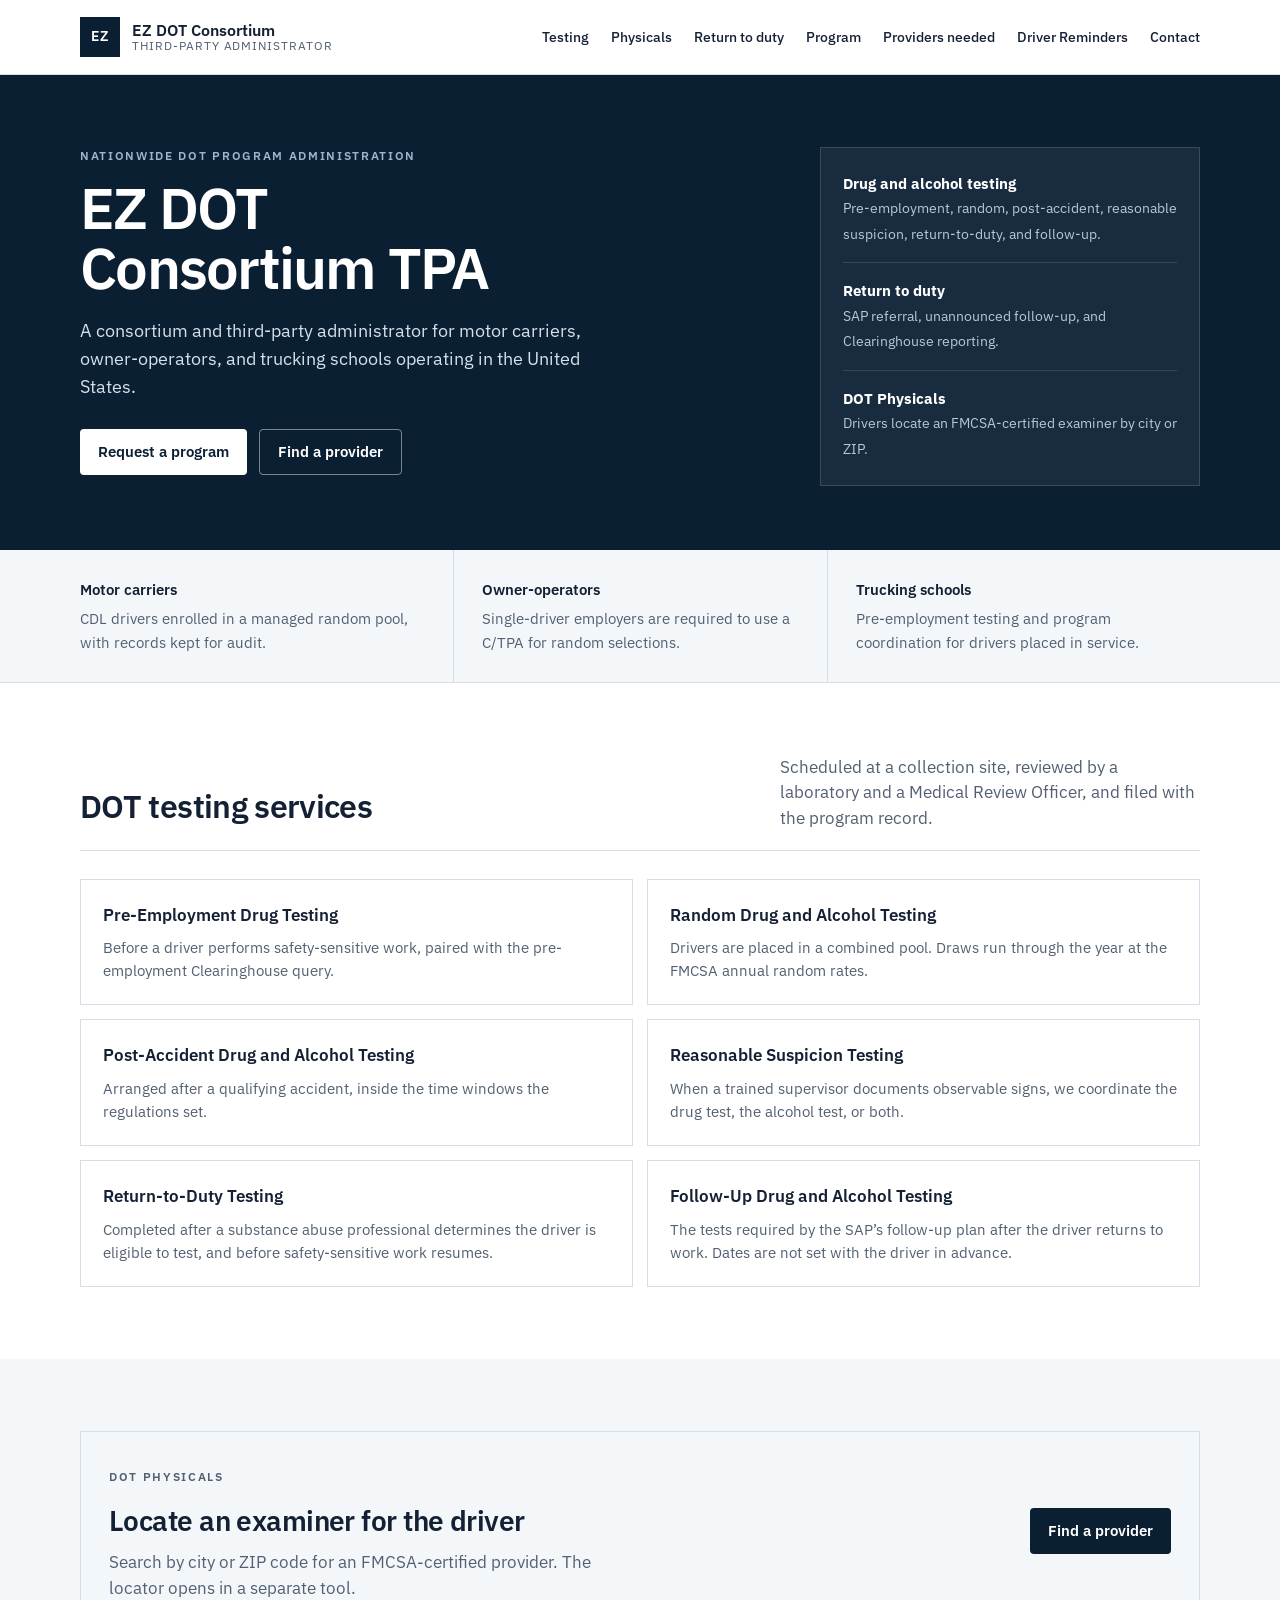
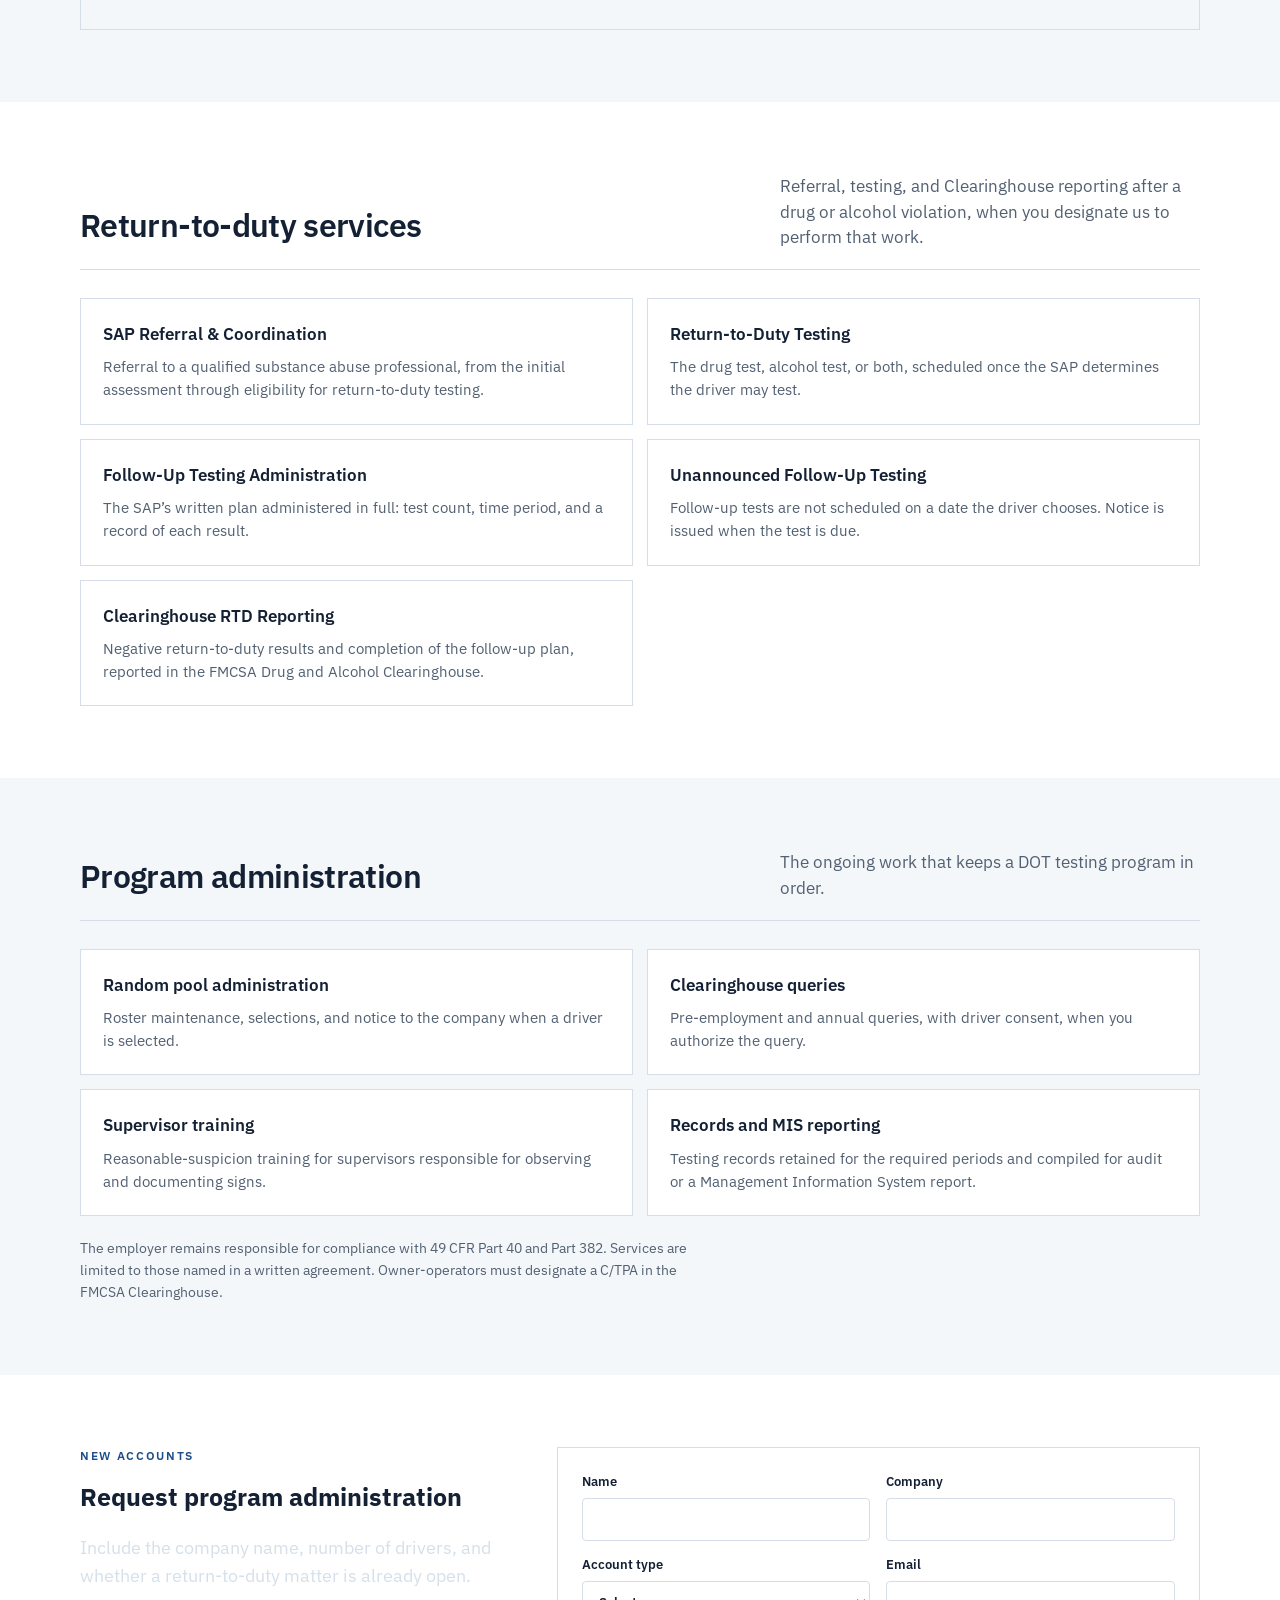
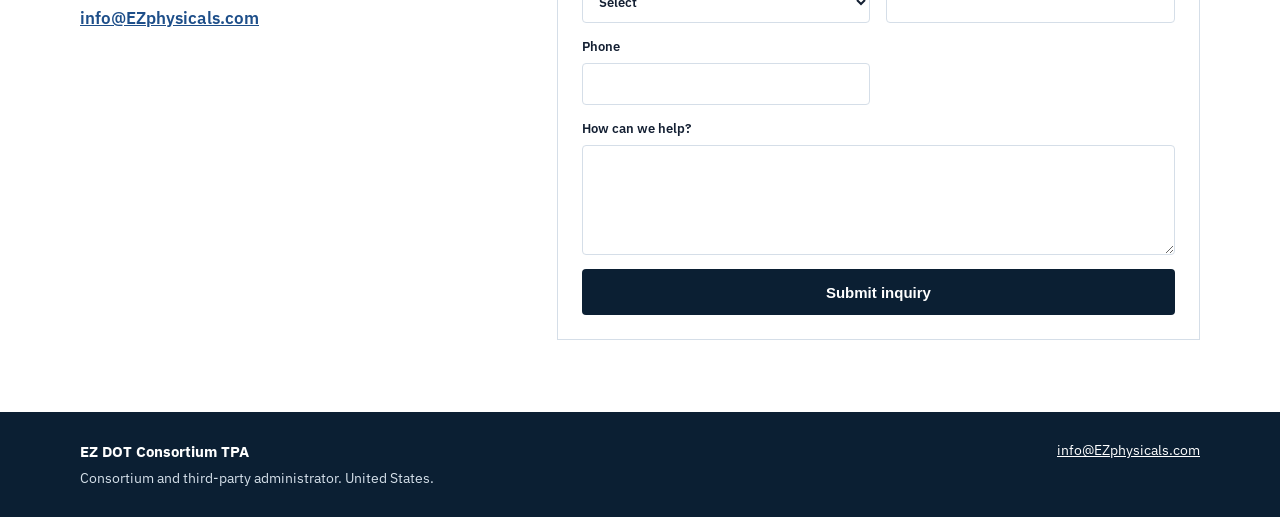
<file: index.html>
<!DOCTYPE html>
<html lang="en">
<head>
  <meta charset="utf-8">
  <meta name="viewport" content="width=device-width, initial-scale=1">
  <title>EZ DOT Consortium TPA</title>
  <meta name="description" content="Nationwide consortium and third-party administrator for DOT drug and alcohol testing, return-to-duty services, Clearinghouse reporting, and DOT Physical coordination.">
  <link rel="preconnect" href="https://fonts.googleapis.com">
  <link rel="preconnect" href="https://fonts.gstatic.com" crossorigin>
  <link href="https://fonts.googleapis.com/css2?family=IBM+Plex+Sans:wght@400;500;600&display=swap" rel="stylesheet">
  <link rel="stylesheet" href="styles.css">
</head>
<body>
  <header class="mast">
    <div class="wrap nav">
      <a class="logo" href="index.html">
        <span class="logo-mark">EZ</span>
        <span class="logo-name">EZ DOT Consortium<span>Third-party administrator</span></span>
      </a>
      <button class="nav-toggle" type="button" aria-expanded="false" aria-controls="site-nav">Menu</button>
      <ul class="nav-links" id="site-nav">
        <li><a href="#testing">Testing</a></li>
        <li><a href="#physicals">Physicals</a></li>
        <li><a href="#return-to-duty">Return to duty</a></li>
        <li><a href="#program">Program</a></li>
        <li><a href="providers.html">Providers needed</a></li>
        <li><a href="reminders.html">Driver Reminders</a></li>
        <li><a href="#contact">Contact</a></li>
      </ul>
    </div>
  </header>

  <main>
    <section class="hero">
      <div class="wrap hero-grid">
        <div>
          <p class="eyebrow">Nationwide DOT program administration</p>
          <h1>EZ DOT Consortium TPA</h1>
          <p class="deck">A consortium and third-party administrator for motor carriers, owner-operators, and trucking schools operating in the United States.</p>
          <div class="actions">
            <a class="btn" href="#contact">Request a program</a>
            <a class="btn btn-line" href="https://unrivaled-vacherin-dff6e3.netlify.app/">Find a provider</a>
          </div>
        </div>
        <ul class="scope">
          <li><strong>Drug and alcohol testing</strong><span>Pre-employment, random, post-accident, reasonable suspicion, return-to-duty, and follow-up.</span></li>
          <li><strong>Return to duty</strong><span>SAP referral, unannounced follow-up, and Clearinghouse reporting.</span></li>
          <li><strong>DOT Physicals</strong><span>Drivers locate an FMCSA-certified examiner by city or ZIP.</span></li>
        </ul>
      </div>
    </section>

    <section class="bar">
      <div class="wrap audience-row">
        <article>
          <h2>Motor carriers</h2>
          <p>CDL drivers enrolled in a managed random pool, with records kept for audit.</p>
        </article>
        <article>
          <h2>Owner-operators</h2>
          <p>Single-driver employers are required to use a C/TPA for random selections.</p>
        </article>
        <article>
          <h2>Trucking schools</h2>
          <p>Pre-employment testing and program coordination for drivers placed in service.</p>
        </article>
      </div>
    </section>

    <section class="section" id="testing">
      <div class="wrap">
        <div class="section-head">
          <h2>DOT testing services</h2>
          <p>Scheduled at a collection site, reviewed by a laboratory and a Medical Review Officer, and filed with the program record.</p>
        </div>
        <div class="grid-2">
          <article class="card">
            <h3>Pre-Employment Drug Testing</h3>
            <p>Before a driver performs safety-sensitive work, paired with the pre-employment Clearinghouse query.</p>
          </article>
          <article class="card">
            <h3>Random Drug and Alcohol Testing</h3>
            <p>Drivers are placed in a combined pool. Draws run through the year at the FMCSA annual random rates.</p>
          </article>
          <article class="card">
            <h3>Post-Accident Drug and Alcohol Testing</h3>
            <p>Arranged after a qualifying accident, inside the time windows the regulations set.</p>
          </article>
          <article class="card">
            <h3>Reasonable Suspicion Testing</h3>
            <p>When a trained supervisor documents observable signs, we coordinate the drug test, the alcohol test, or both.</p>
          </article>
          <article class="card">
            <h3>Return-to-Duty Testing</h3>
            <p>Completed after a substance abuse professional determines the driver is eligible to test, and before safety-sensitive work resumes.</p>
          </article>
          <article class="card">
            <h3>Follow-Up Drug and Alcohol Testing</h3>
            <p>The tests required by the SAP’s follow-up plan after the driver returns to work. Dates are not set with the driver in advance.</p>
          </article>
        </div>
      </div>
    </section>

    <section class="section alt" id="physicals">
      <div class="wrap">
        <div class="physical">
          <div>
            <p class="eyebrow">DOT Physicals</p>
            <h2>Locate an examiner for the driver</h2>
            <p>Search by city or ZIP code for an FMCSA-certified provider. The locator opens in a separate tool.</p>
          </div>
          <a class="btn btn-navy" href="https://unrivaled-vacherin-dff6e3.netlify.app/">Find a provider</a>
        </div>
      </div>
    </section>

    <section class="section" id="return-to-duty">
      <div class="wrap">
        <div class="section-head">
          <h2>Return-to-duty services</h2>
          <p>Referral, testing, and Clearinghouse reporting after a drug or alcohol violation, when you designate us to perform that work.</p>
        </div>
        <div class="grid-2">
          <article class="card">
            <h3>SAP Referral &amp; Coordination</h3>
            <p>Referral to a qualified substance abuse professional, from the initial assessment through eligibility for return-to-duty testing.</p>
          </article>
          <article class="card">
            <h3>Return-to-Duty Testing</h3>
            <p>The drug test, alcohol test, or both, scheduled once the SAP determines the driver may test.</p>
          </article>
          <article class="card">
            <h3>Follow-Up Testing Administration</h3>
            <p>The SAP’s written plan administered in full: test count, time period, and a record of each result.</p>
          </article>
          <article class="card">
            <h3>Unannounced Follow-Up Testing</h3>
            <p>Follow-up tests are not scheduled on a date the driver chooses. Notice is issued when the test is due.</p>
          </article>
          <article class="card">
            <h3>Clearinghouse RTD Reporting</h3>
            <p>Negative return-to-duty results and completion of the follow-up plan, reported in the FMCSA Drug and Alcohol Clearinghouse.</p>
          </article>
        </div>
      </div>
    </section>

    <section class="section alt" id="program">
      <div class="wrap">
        <div class="section-head">
          <h2>Program administration</h2>
          <p>The ongoing work that keeps a DOT testing program in order.</p>
        </div>
        <div class="grid-2">
          <article class="card">
            <h3>Random pool administration</h3>
            <p>Roster maintenance, selections, and notice to the company when a driver is selected.</p>
          </article>
          <article class="card">
            <h3>Clearinghouse queries</h3>
            <p>Pre-employment and annual queries, with driver consent, when you authorize the query.</p>
          </article>
          <article class="card">
            <h3>Supervisor training</h3>
            <p>Reasonable-suspicion training for supervisors responsible for observing and documenting signs.</p>
          </article>
          <article class="card">
            <h3>Records and MIS reporting</h3>
            <p>Testing records retained for the required periods and compiled for audit or a Management Information System report.</p>
          </article>
        </div>
        <p class="note">The employer remains responsible for compliance with 49 CFR Part 40 and Part 382. Services are limited to those named in a written agreement. Owner-operators must designate a C/TPA in the FMCSA Clearinghouse.</p>
      </div>
    </section>

    <section class="section" id="contact">
      <div class="wrap contact-grid">
        <div>
          <p class="eyebrow">New accounts</p>
          <h2>Request program administration</h2>
          <p class="deck">Include the company name, number of drivers, and whether a return-to-duty matter is already open.</p>
          <p class="mail"><a href="mailto:info@EZphysicals.com">info@EZphysicals.com</a></p>
        </div>
        <form name="program-inquiry" method="POST" action="/thanks" data-netlify="true" netlify-honeypot="bot-field">
          <input type="hidden" name="form-name" value="program-inquiry">
          <p hidden><label>Do not fill this out: <input name="bot-field"></label></p>
          <label>Name <input name="name" type="text" required autocomplete="name"></label>
          <label>Company <input name="company" type="text" required autocomplete="organization"></label>
          <label>Account type
            <select name="role" required>
              <option value="">Select</option>
              <option>Motor carrier</option>
              <option>Owner-operator</option>
              <option>Trucking school</option>
              <option>Other</option>
            </select>
          </label>
          <label>Email <input name="email" type="email" required autocomplete="email"></label>
          <label>Phone <input name="phone" type="tel" autocomplete="tel"></label>
          <label>How can we help? <textarea name="message" required></textarea></label>
          <button class="btn btn-navy" type="submit">Submit inquiry</button>
        </form>
      </div>
    </section>
  </main>

  <footer>
    <div class="wrap foot">
      <div>
        <strong>EZ DOT Consortium TPA</strong>
        Consortium and third-party administrator. United States.
      </div>
      <a href="mailto:info@EZphysicals.com">info@EZphysicals.com</a>
    </div>
  </footer>
  <script src="script.js"></script>
</body>
</html>
</file>
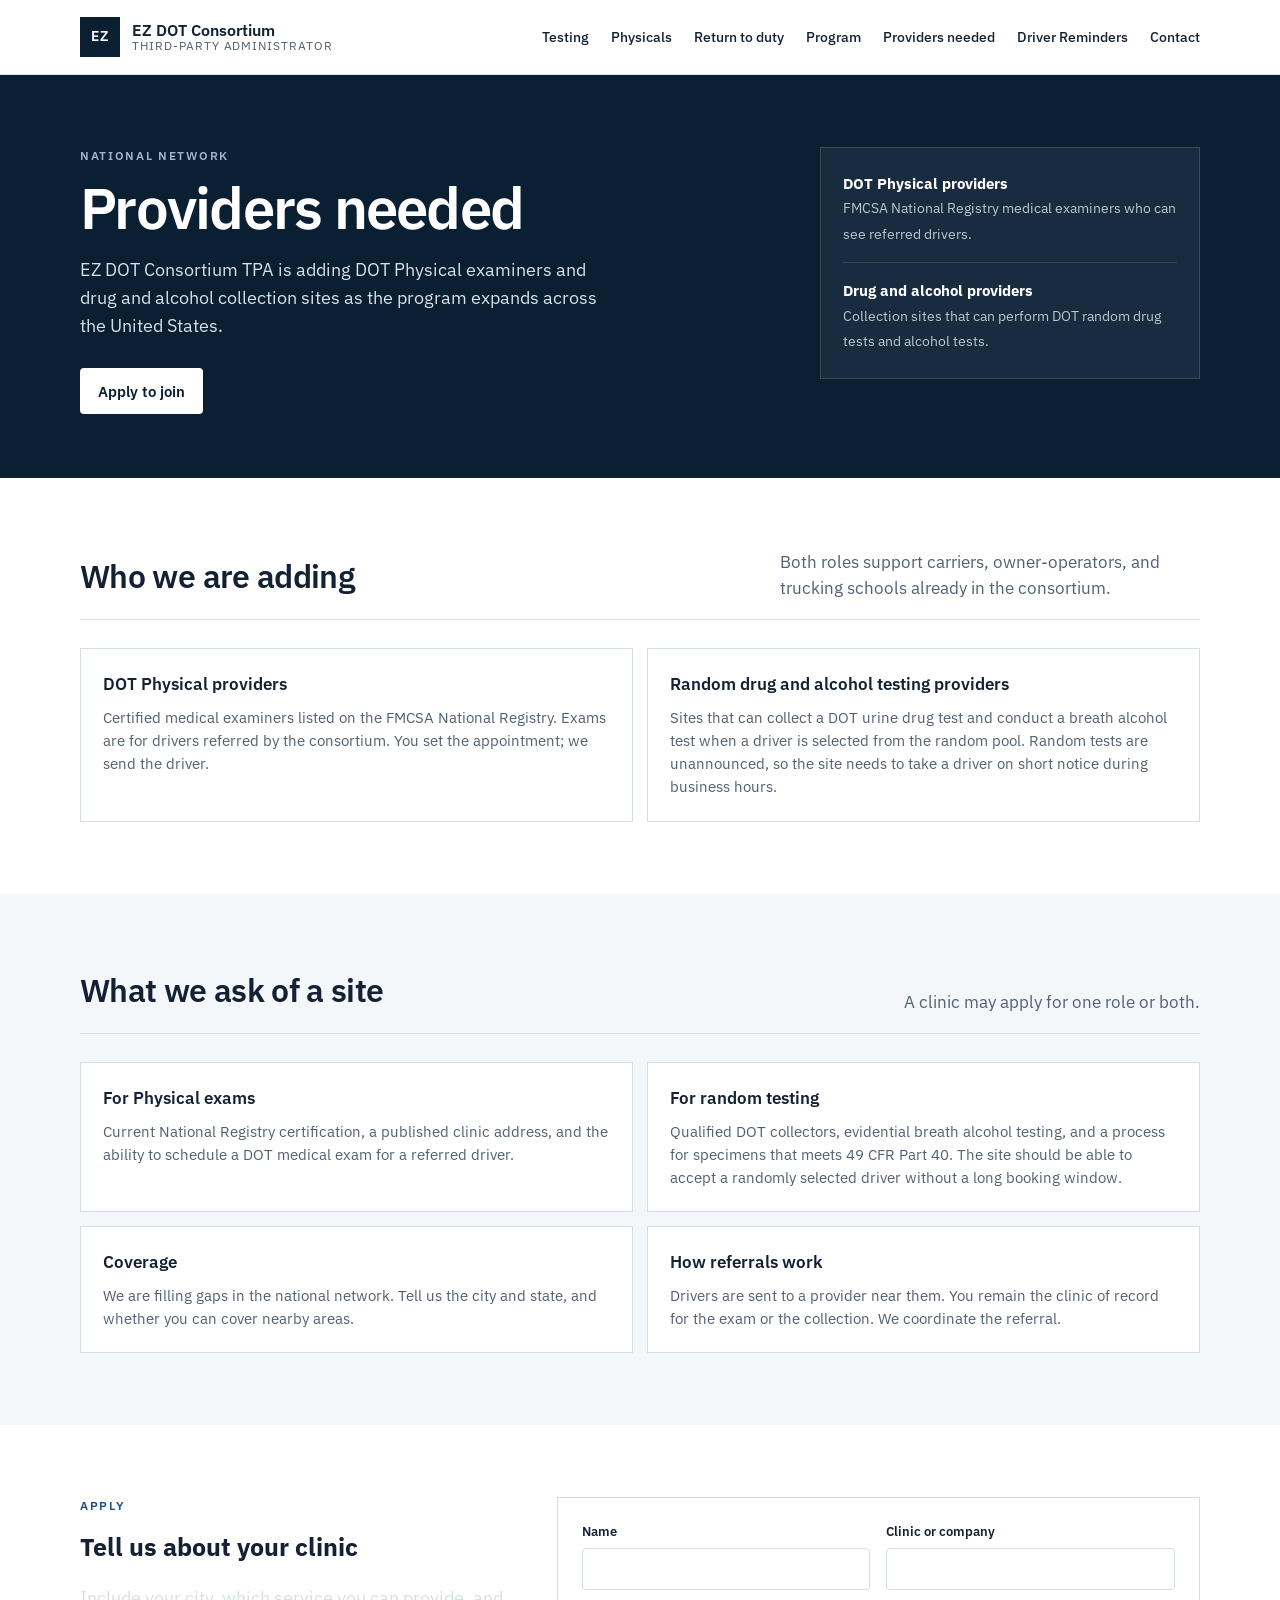
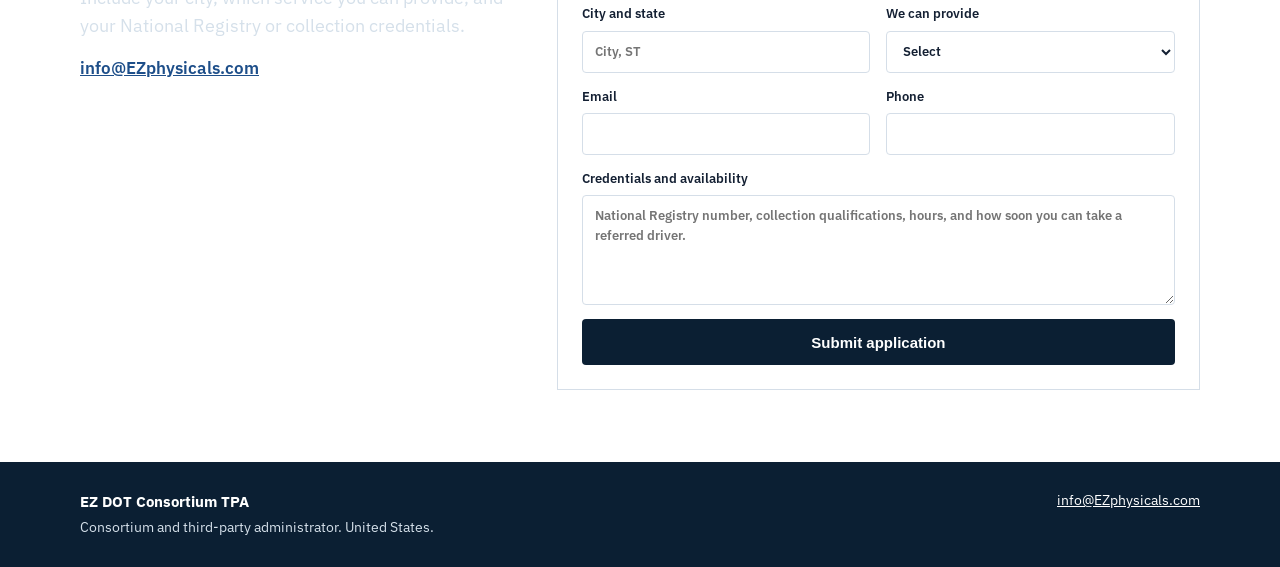
<file: providers.html>
<!DOCTYPE html>
<html lang="en">
<head>
  <meta charset="utf-8">
  <meta name="viewport" content="width=device-width, initial-scale=1">
  <title>Providers Needed | EZ DOT Consortium TPA</title>
  <meta name="description" content="EZ DOT Consortium TPA is expanding its national network and is seeking DOT Physical examiners and random drug and alcohol testing providers.">
  <link rel="preconnect" href="https://fonts.googleapis.com">
  <link rel="preconnect" href="https://fonts.gstatic.com" crossorigin>
  <link href="https://fonts.googleapis.com/css2?family=IBM+Plex+Sans:wght@400;500;600&display=swap" rel="stylesheet">
  <link rel="stylesheet" href="styles.css">
</head>
<body>
  <header class="mast">
    <div class="wrap nav">
      <a class="logo" href="index.html">
        <span class="logo-mark">EZ</span>
        <span class="logo-name">EZ DOT Consortium<span>Third-party administrator</span></span>
      </a>
      <button class="nav-toggle" type="button" aria-expanded="false" aria-controls="site-nav">Menu</button>
      <ul class="nav-links" id="site-nav">
        <li><a href="index.html#testing">Testing</a></li>
        <li><a href="index.html#physicals">Physicals</a></li>
        <li><a href="index.html#return-to-duty">Return to duty</a></li>
        <li><a href="index.html#program">Program</a></li>
        <li><a href="providers.html">Providers needed</a></li>
        <li><a href="reminders.html">Driver Reminders</a></li>
        <li><a href="index.html#contact">Contact</a></li>
      </ul>
    </div>
  </header>

  <main>
    <section class="hero">
      <div class="wrap hero-grid">
        <div>
          <p class="eyebrow">National network</p>
          <h1>Providers needed</h1>
          <p class="deck">EZ DOT Consortium TPA is adding DOT Physical examiners and drug and alcohol collection sites as the program expands across the United States.</p>
          <div class="actions">
            <a class="btn" href="#apply">Apply to join</a>
          </div>
        </div>
        <ul class="scope">
          <li><strong>DOT Physical providers</strong><span>FMCSA National Registry medical examiners who can see referred drivers.</span></li>
          <li><strong>Drug and alcohol providers</strong><span>Collection sites that can perform DOT random drug tests and alcohol tests.</span></li>
        </ul>
      </div>
    </section>

    <section class="section">
      <div class="wrap">
        <div class="section-head">
          <h2>Who we are adding</h2>
          <p>Both roles support carriers, owner-operators, and trucking schools already in the consortium.</p>
        </div>
        <div class="grid-2">
          <article class="card">
            <h3>DOT Physical providers</h3>
            <p>Certified medical examiners listed on the FMCSA National Registry. Exams are for drivers referred by the consortium. You set the appointment; we send the driver.</p>
          </article>
          <article class="card">
            <h3>Random drug and alcohol testing providers</h3>
            <p>Sites that can collect a DOT urine drug test and conduct a breath alcohol test when a driver is selected from the random pool. Random tests are unannounced, so the site needs to take a driver on short notice during business hours.</p>
          </article>
        </div>
      </div>
    </section>

    <section class="section alt">
      <div class="wrap">
        <div class="section-head">
          <h2>What we ask of a site</h2>
          <p>A clinic may apply for one role or both.</p>
        </div>
        <div class="grid-2">
          <article class="card">
            <h3>For Physical exams</h3>
            <p>Current National Registry certification, a published clinic address, and the ability to schedule a DOT medical exam for a referred driver.</p>
          </article>
          <article class="card">
            <h3>For random testing</h3>
            <p>Qualified DOT collectors, evidential breath alcohol testing, and a process for specimens that meets 49 CFR Part 40. The site should be able to accept a randomly selected driver without a long booking window.</p>
          </article>
          <article class="card">
            <h3>Coverage</h3>
            <p>We are filling gaps in the national network. Tell us the city and state, and whether you can cover nearby areas.</p>
          </article>
          <article class="card">
            <h3>How referrals work</h3>
            <p>Drivers are sent to a provider near them. You remain the clinic of record for the exam or the collection. We coordinate the referral.</p>
          </article>
        </div>
      </div>
    </section>

    <section class="section" id="apply">
      <div class="wrap contact-grid">
        <div>
          <p class="eyebrow">Apply</p>
          <h2>Tell us about your clinic</h2>
          <p class="deck">Include your city, which service you can provide, and your National Registry or collection credentials.</p>
          <p class="mail"><a href="mailto:info@EZphysicals.com">info@EZphysicals.com</a></p>
        </div>
        <form name="provider-application" method="POST" action="/thanks" data-netlify="true" netlify-honeypot="bot-field">
          <input type="hidden" name="form-name" value="provider-application">
          <p hidden><label>Do not fill this out: <input name="bot-field"></label></p>
          <label>Name <input name="name" type="text" required autocomplete="name"></label>
          <label>Clinic or company <input name="company" type="text" required autocomplete="organization"></label>
          <label>City and state <input name="location" type="text" required placeholder="City, ST"></label>
          <label>We can provide
            <select name="provider" required>
              <option value="">Select</option>
              <option>DOT Physical exams</option>
              <option>Random drug and alcohol testing</option>
              <option>Both</option>
            </select>
          </label>
          <label>Email <input name="email" type="email" required autocomplete="email"></label>
          <label>Phone <input name="phone" type="tel" required autocomplete="tel"></label>
          <label>Credentials and availability <textarea name="message" required placeholder="National Registry number, collection qualifications, hours, and how soon you can take a referred driver."></textarea></label>
          <button class="btn btn-navy" type="submit">Submit application</button>
        </form>
      </div>
    </section>
  </main>

  <footer>
    <div class="wrap foot">
      <div>
        <strong>EZ DOT Consortium TPA</strong>
        Consortium and third-party administrator. United States.
      </div>
      <a href="mailto:info@EZphysicals.com">info@EZphysicals.com</a>
    </div>
  </footer>
  <script src="script.js"></script>
</body>
</html>
</file>
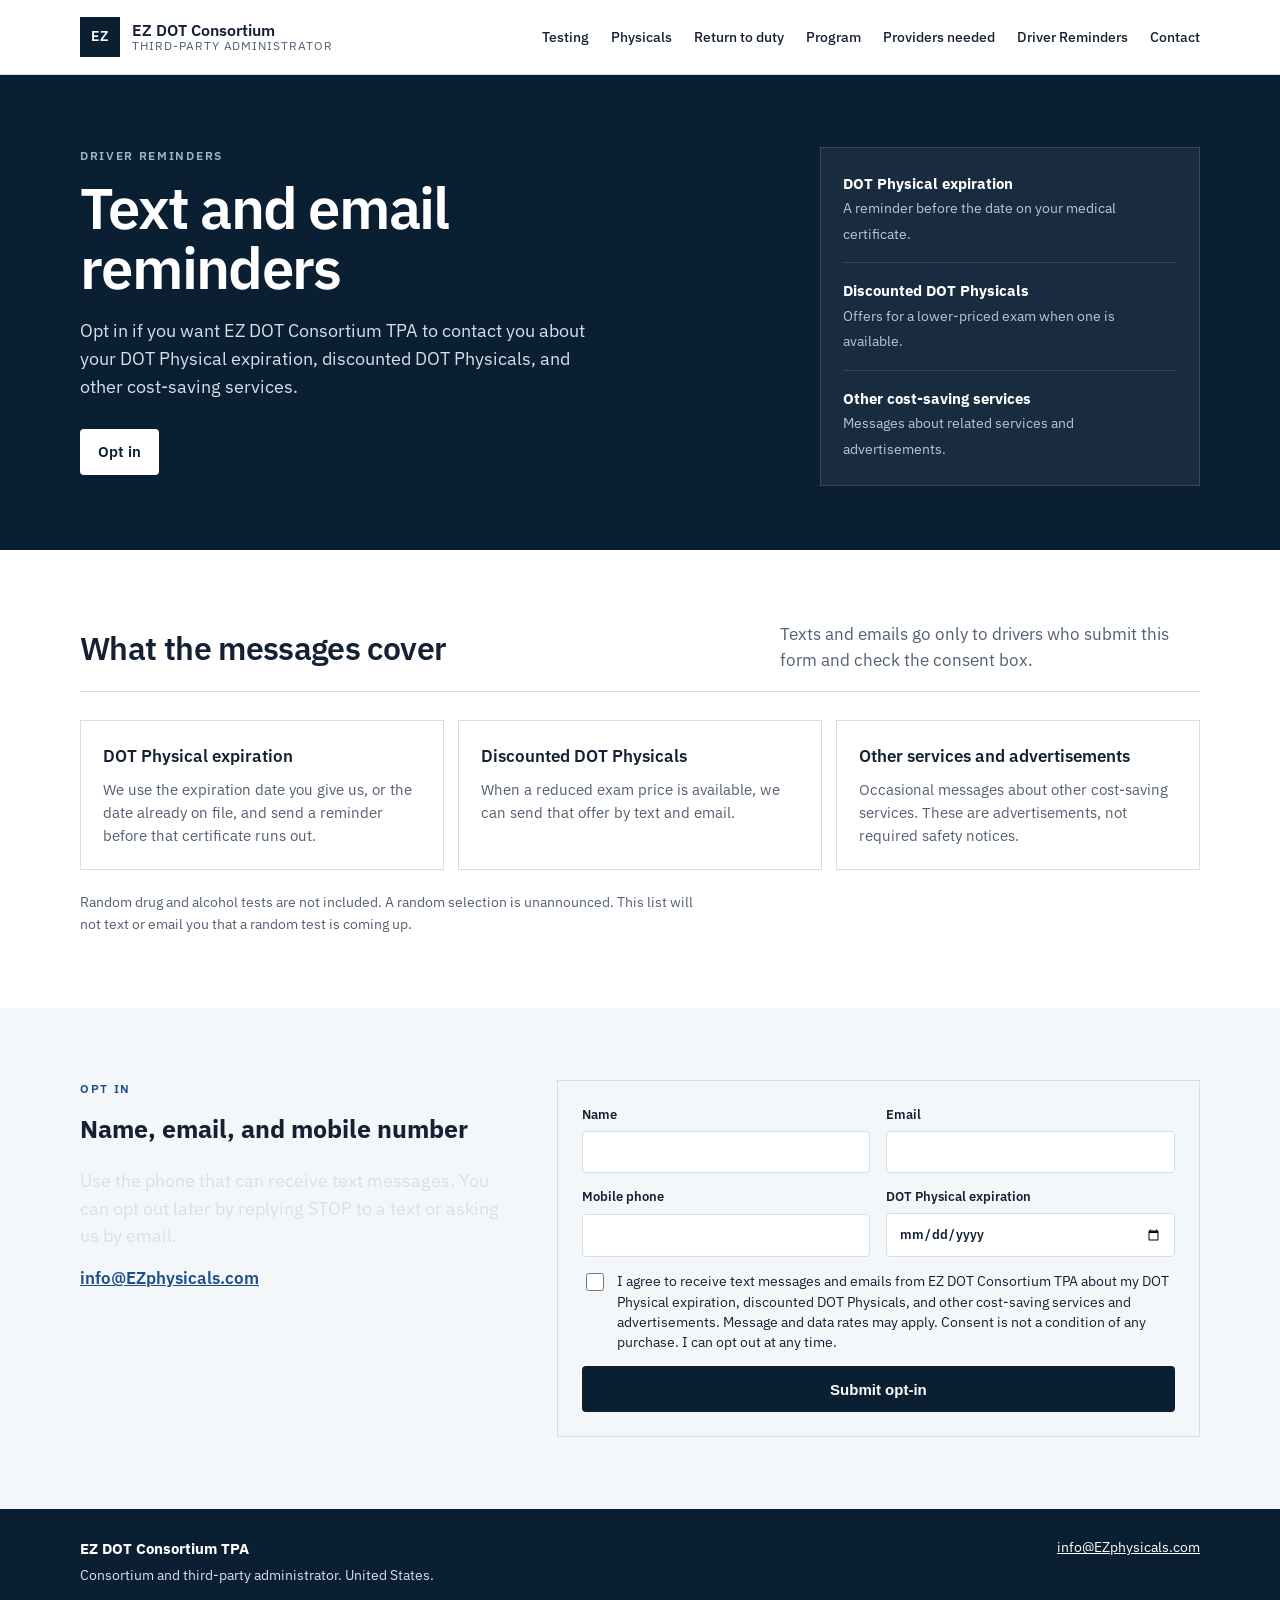
<file: reminders.html>
<!DOCTYPE html>
<html lang="en">
<head>
  <meta charset="utf-8">
  <meta name="viewport" content="width=device-width, initial-scale=1">
  <title>Driver Reminders | EZ DOT Consortium TPA</title>
  <meta name="description" content="Opt in to text and email reminders from EZ DOT Consortium TPA for DOT Physical expiration, discounted DOT Physicals, and other cost-saving services.">
  <link rel="preconnect" href="https://fonts.googleapis.com">
  <link rel="preconnect" href="https://fonts.gstatic.com" crossorigin>
  <link href="https://fonts.googleapis.com/css2?family=IBM+Plex+Sans:wght@400;500;600&display=swap" rel="stylesheet">
  <link rel="stylesheet" href="styles.css">
</head>
<body>
  <header class="mast">
    <div class="wrap nav">
      <a class="logo" href="index.html">
        <span class="logo-mark">EZ</span>
        <span class="logo-name">EZ DOT Consortium<span>Third-party administrator</span></span>
      </a>
      <button class="nav-toggle" type="button" aria-expanded="false" aria-controls="site-nav">Menu</button>
      <ul class="nav-links" id="site-nav">
        <li><a href="index.html#testing">Testing</a></li>
        <li><a href="index.html#physicals">Physicals</a></li>
        <li><a href="index.html#return-to-duty">Return to duty</a></li>
        <li><a href="index.html#program">Program</a></li>
        <li><a href="providers.html">Providers needed</a></li>
        <li><a href="reminders.html">Driver Reminders</a></li>
        <li><a href="index.html#contact">Contact</a></li>
      </ul>
    </div>
  </header>

  <main>
    <section class="hero">
      <div class="wrap hero-grid">
        <div>
          <p class="eyebrow">Driver Reminders</p>
          <h1>Text and email reminders</h1>
          <p class="deck">Opt in if you want EZ DOT Consortium TPA to contact you about your DOT Physical expiration, discounted DOT Physicals, and other cost-saving services.</p>
          <div class="actions">
            <a class="btn" href="#opt-in">Opt in</a>
          </div>
        </div>
        <ul class="scope">
          <li><strong>DOT Physical expiration</strong><span>A reminder before the date on your medical certificate.</span></li>
          <li><strong>Discounted DOT Physicals</strong><span>Offers for a lower-priced exam when one is available.</span></li>
          <li><strong>Other cost-saving services</strong><span>Messages about related services and advertisements.</span></li>
        </ul>
      </div>
    </section>

    <section class="section">
      <div class="wrap">
        <div class="section-head">
          <h2>What the messages cover</h2>
          <p>Texts and emails go only to drivers who submit this form and check the consent box.</p>
        </div>
        <div class="grid-3">
          <article class="card">
            <h3>DOT Physical expiration</h3>
            <p>We use the expiration date you give us, or the date already on file, and send a reminder before that certificate runs out.</p>
          </article>
          <article class="card">
            <h3>Discounted DOT Physicals</h3>
            <p>When a reduced exam price is available, we can send that offer by text and email.</p>
          </article>
          <article class="card">
            <h3>Other services and advertisements</h3>
            <p>Occasional messages about other cost-saving services. These are advertisements, not required safety notices.</p>
          </article>
        </div>
        <p class="note">Random drug and alcohol tests are not included. A random selection is unannounced. This list will not text or email you that a random test is coming up.</p>
      </div>
    </section>

    <section class="section alt" id="opt-in">
      <div class="wrap contact-grid">
        <div>
          <p class="eyebrow">Opt in</p>
          <h2>Name, email, and mobile number</h2>
          <p class="deck">Use the phone that can receive text messages. You can opt out later by replying STOP to a text or asking us by email.</p>
          <p class="mail"><a href="mailto:info@EZphysicals.com">info@EZphysicals.com</a></p>
        </div>
        <form name="driver-reminders" method="POST" action="/thanks" data-netlify="true" netlify-honeypot="bot-field">
          <input type="hidden" name="form-name" value="driver-reminders">
          <p hidden><label>Do not fill this out: <input name="bot-field"></label></p>
          <label>Name <input name="name" type="text" required autocomplete="name"></label>
          <label>Email <input name="email" type="email" required autocomplete="email"></label>
          <label>Mobile phone <input name="phone" type="tel" required autocomplete="tel"></label>
          <label>DOT Physical expiration <input name="expiration" type="date"></label>
          <label class="consent">
            <input name="consent" type="checkbox" value="Yes" required>
            <span>I agree to receive text messages and emails from EZ DOT Consortium TPA about my DOT Physical expiration, discounted DOT Physicals, and other cost-saving services and advertisements. Message and data rates may apply. Consent is not a condition of any purchase. I can opt out at any time.</span>
          </label>
          <button class="btn btn-navy" type="submit">Submit opt-in</button>
        </form>
      </div>
    </section>
  </main>

  <footer>
    <div class="wrap foot">
      <div>
        <strong>EZ DOT Consortium TPA</strong>
        Consortium and third-party administrator. United States.
      </div>
      <a href="mailto:info@EZphysicals.com">info@EZphysicals.com</a>
    </div>
  </footer>
  <script src="script.js"></script>
</body>
</html>
</file>
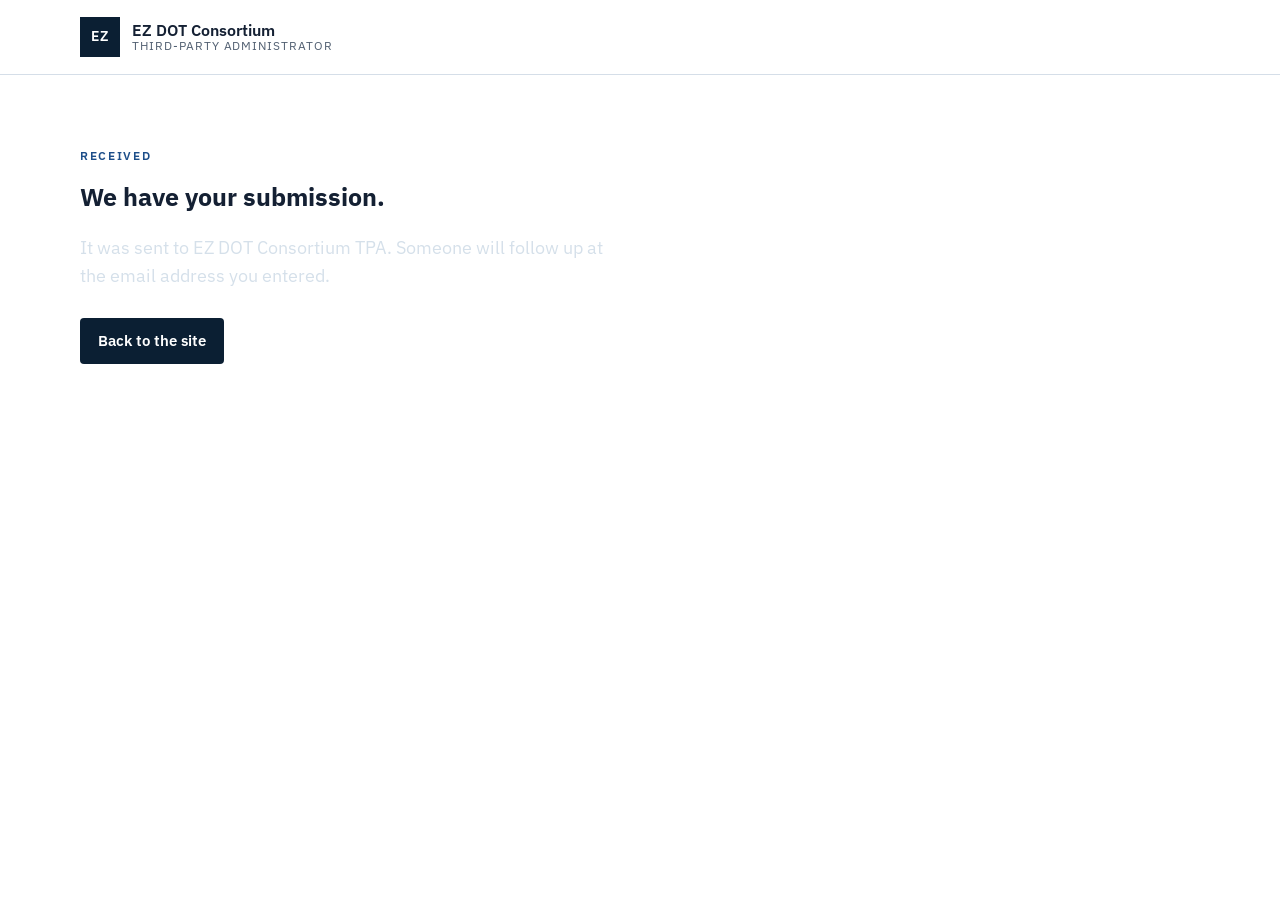
<file: thanks.html>
<!DOCTYPE html>
<html lang="en">
<head>
  <meta charset="utf-8">
  <meta name="viewport" content="width=device-width, initial-scale=1">
  <title>Received | EZ DOT Consortium TPA</title>
  <link rel="preconnect" href="https://fonts.googleapis.com">
  <link rel="preconnect" href="https://fonts.gstatic.com" crossorigin>
  <link href="https://fonts.googleapis.com/css2?family=IBM+Plex+Sans:wght@400;500;600&display=swap" rel="stylesheet">
  <link rel="stylesheet" href="styles.css">
</head>
<body>
  <header class="mast">
    <div class="wrap nav">
      <a class="logo" href="index.html">
        <span class="logo-mark">EZ</span>
        <span class="logo-name">EZ DOT Consortium<span>Third-party administrator</span></span>
      </a>
    </div>
  </header>
  <main>
    <section class="section">
      <div class="wrap">
        <p class="eyebrow">Received</p>
        <h2>We have your submission.</h2>
        <p class="deck">It was sent to EZ DOT Consortium TPA. Someone will follow up at the email address you entered.</p>
        <div class="actions">
          <a class="btn btn-navy" href="index.html">Back to the site</a>
        </div>
      </div>
    </section>
  </main>
</body>
</html>
</file>
<file: styles.css>
:root {
  --navy: #0b1f33;
  --blue: #1d4e89;
  --ink: #142033;
  --muted: #526072;
  --paper: #f4f7fa;
  --white: #ffffff;
  --line: #d5dee8;
}

* { box-sizing: border-box; }
html { scroll-behavior: smooth; }
body {
  margin: 0;
  background: var(--white);
  color: var(--ink);
  font-family: "IBM Plex Sans", "Segoe UI", sans-serif;
  font-size: 16.5px;
  line-height: 1.55;
}
a { color: inherit; }
h1, h2, h3, p { margin: 0; }

.wrap {
  width: min(1120px, calc(100% - 40px));
  margin: 0 auto;
}

.mast {
  position: sticky;
  top: 0;
  z-index: 10;
  background: var(--white);
  border-bottom: 1px solid var(--line);
}
.nav {
  display: flex;
  align-items: center;
  justify-content: space-between;
  min-height: 74px;
  gap: 24px;
}
.logo {
  display: flex;
  align-items: center;
  gap: 12px;
  text-decoration: none;
}
.logo-mark {
  width: 40px;
  height: 40px;
  display: grid;
  place-items: center;
  background: var(--navy);
  color: var(--white);
  font-weight: 600;
  font-size: 14px;
  letter-spacing: 0.04em;
}
.logo-name { font-weight: 600; font-size: 16px; line-height: 1.15; }
.logo-name span {
  display: block;
  font-weight: 400;
  font-size: 12px;
  letter-spacing: 0.08em;
  text-transform: uppercase;
  color: var(--muted);
}
.nav-links {
  display: flex;
  flex-wrap: wrap;
  justify-content: flex-end;
  gap: 18px 22px;
  list-style: none;
  margin: 0;
  padding: 0;
}
.nav-links a {
  text-decoration: none;
  font-size: 14px;
  font-weight: 500;
  color: var(--ink);
}
.nav-links a:hover { color: var(--blue); }
.nav-toggle {
  display: none;
  border: 1px solid var(--line);
  background: var(--white);
  border-radius: 4px;
  padding: 8px 12px;
  font: inherit;
  font-size: 14px;
  font-weight: 500;
}

.hero {
  background: var(--navy);
  color: var(--white);
  padding: 72px 0 64px;
}
.hero-grid {
  display: grid;
  grid-template-columns: 1.35fr 0.75fr;
  gap: 56px;
  align-items: start;
}
.eyebrow {
  margin-bottom: 12px;
  font-size: 12px;
  font-weight: 600;
  letter-spacing: 0.14em;
  text-transform: uppercase;
  color: var(--blue);
}
.hero .eyebrow { color: #9eb4cc; }
h1 {
  font-size: clamp(40px, 5vw, 58px);
  line-height: 1.05;
  font-weight: 600;
  letter-spacing: -0.03em;
  max-width: 14ch;
}
.deck {
  margin-top: 18px;
  max-width: 48ch;
  color: #d5e0ea;
  font-size: 18px;
}
.actions { display: flex; flex-wrap: wrap; gap: 12px; margin-top: 28px; }
.btn {
  display: inline-flex;
  align-items: center;
  justify-content: center;
  min-height: 46px;
  padding: 0 18px;
  background: var(--white);
  color: var(--navy);
  text-decoration: none;
  font-weight: 600;
  font-size: 15px;
  border: 0;
  border-radius: 4px;
  cursor: pointer;
}
.btn:hover { background: #e7eef5; }
.btn-line {
  background: transparent;
  color: var(--white);
  border: 1px solid rgba(255, 255, 255, 0.45);
}
.btn-line:hover { background: rgba(255, 255, 255, 0.08); }
.btn-navy { background: var(--navy); color: var(--white); }
.btn-navy:hover { background: #16324d; }

.scope {
  margin: 0;
  list-style: none;
  background: rgba(255, 255, 255, 0.06);
  border: 1px solid rgba(255, 255, 255, 0.14);
  padding: 8px 22px;
}
.scope li {
  list-style: none;
  padding: 16px 0;
  border-bottom: 1px solid rgba(255, 255, 255, 0.12);
}
.scope li:last-child { border-bottom: 0; }
.scope strong { display: block; font-size: 15px; }
.scope span { color: #b7c7d6; font-size: 14px; }

.bar {
  background: var(--paper);
  border-bottom: 1px solid var(--line);
}
.audience-row {
  display: grid;
  grid-template-columns: repeat(3, 1fr);
}
.audience-row article { padding: 28px 28px 28px 0; }
.audience-row article + article { padding-left: 28px; border-left: 1px solid var(--line); }
.audience-row h2 { font-size: 15px; font-weight: 600; margin-bottom: 6px; }
.audience-row p { color: var(--muted); font-size: 15px; }

.section { padding: 72px 0; }
.section-head {
  display: flex;
  justify-content: space-between;
  gap: 32px;
  align-items: end;
  margin-bottom: 28px;
  padding-bottom: 18px;
  border-bottom: 1px solid var(--line);
}
.section-head h2 {
  font-size: 32px;
  font-weight: 600;
  letter-spacing: -0.02em;
}
.section-head p { max-width: 42ch; color: var(--muted); }

.grid-2, .grid-3 {
  display: grid;
  gap: 14px;
}
.grid-2 { grid-template-columns: 1fr 1fr; }
.grid-3 { grid-template-columns: 1fr 1fr 1fr; }
.card {
  border: 1px solid var(--line);
  background: var(--white);
  padding: 22px;
  min-width: 0;
}
.card h3 { font-size: 17px; font-weight: 600; margin-bottom: 8px; }
.card p { color: var(--muted); font-size: 15px; }
.section.alt { background: var(--paper); }

.physical {
  display: grid;
  grid-template-columns: 1.4fr auto;
  gap: 32px;
  align-items: center;
  border: 1px solid var(--line);
  padding: 28px;
}
.physical h2 { font-size: 28px; font-weight: 600; letter-spacing: -0.02em; }
.physical p { margin-top: 8px; color: var(--muted); max-width: 52ch; }

.note { margin-top: 22px; color: var(--muted); font-size: 14px; max-width: 78ch; }

.contact-grid {
  display: grid;
  grid-template-columns: 0.8fr 1.2fr;
  gap: 48px;
}
form {
  display: grid;
  grid-template-columns: 1fr 1fr;
  gap: 14px 16px;
  border: 1px solid var(--line);
  padding: 24px;
}
form label:has(textarea),
form .consent,
form .btn,
form .form-status { grid-column: 1 / -1; }
.consent {
  display: flex;
  gap: 10px;
  align-items: flex-start;
  font-weight: 400;
  font-size: 14px;
  line-height: 1.45;
  color: var(--ink);
}
.consent input { width: 18px; height: 18px; margin-top: 2px; flex: none; }
label { display: grid; gap: 6px; font-size: 13px; font-weight: 600; }
input, select, textarea {
  width: 100%;
  border: 1px solid var(--line);
  background: var(--white);
  border-radius: 4px;
  padding: 10px 12px;
  font: inherit;
  color: inherit;
}
textarea { min-height: 110px; resize: vertical; }
input:focus, select:focus, textarea:focus { outline: 2px solid #b9cce2; border-color: var(--blue); }
.form-status { min-height: 1.2em; font-size: 14px; }
.mail { margin-top: 16px; }
.mail a { color: var(--blue); font-weight: 600; }

footer {
  background: var(--navy);
  color: #d5e0ea;
  padding: 28px 0;
}
.foot {
  display: flex;
  justify-content: space-between;
  gap: 24px;
  align-items: start;
  font-size: 14px;
}
.foot strong { display: block; color: var(--white); font-size: 15px; margin-bottom: 4px; }
.foot a { color: var(--white); }

:focus-visible { outline: 2px solid var(--blue); outline-offset: 3px; }

@media (max-width: 800px) {
  .nav-toggle { display: inline-flex; }
  .nav-links {
    display: none;
    position: absolute;
    left: 16px;
    right: 16px;
    top: 74px;
    flex-direction: column;
    gap: 12px;
    background: var(--white);
    border: 1px solid var(--line);
    padding: 16px;
  }
  .nav-links.open { display: flex; }
  .hero { padding: 40px 0; }
  .hero-grid, .audience-row, .grid-2, .grid-3, .physical, .contact-grid, .foot, .section-head {
    grid-template-columns: 1fr;
  }
  .audience-row article,
  .audience-row article + article {
    padding: 18px 0;
    border-left: 0;
    border-top: 1px solid var(--line);
  }
  .audience-row article:first-child { border-top: 0; }
  form { grid-template-columns: 1fr; }
  .section { padding: 48px 0; }
}
</file>
